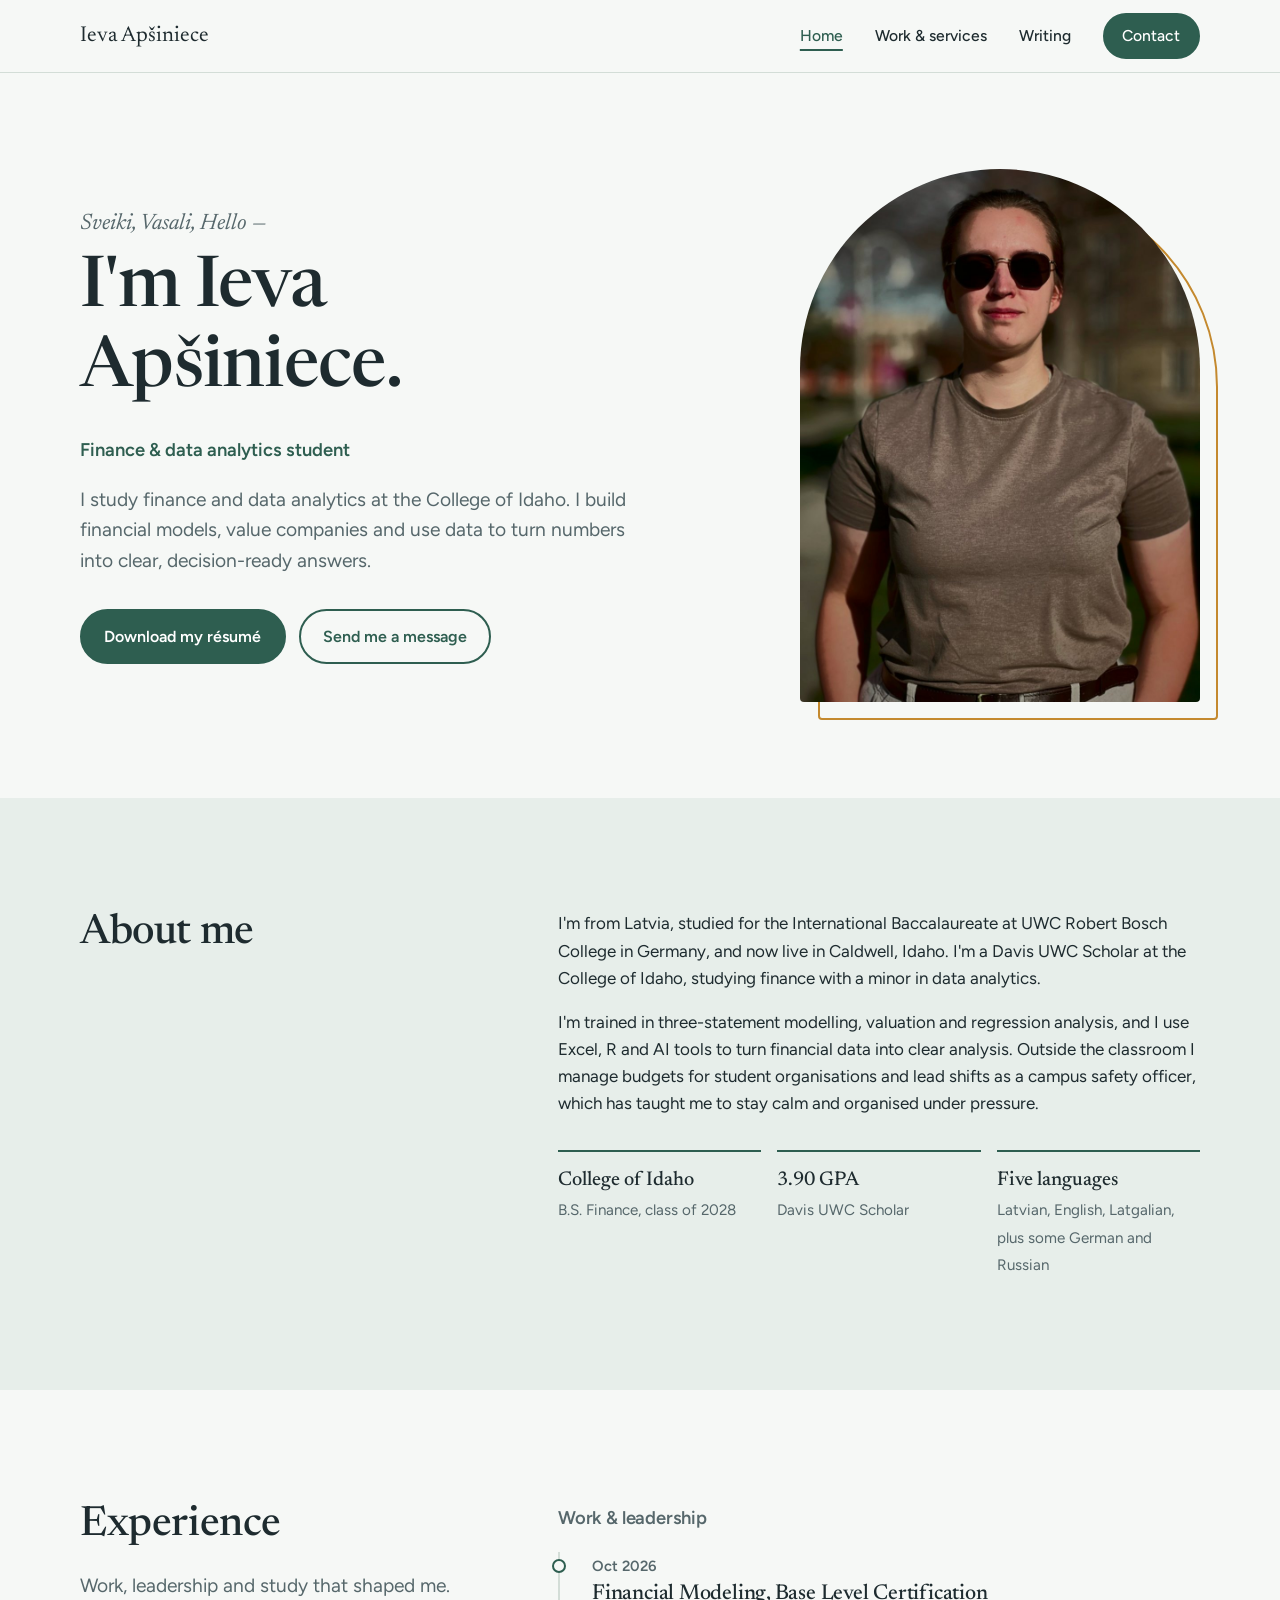
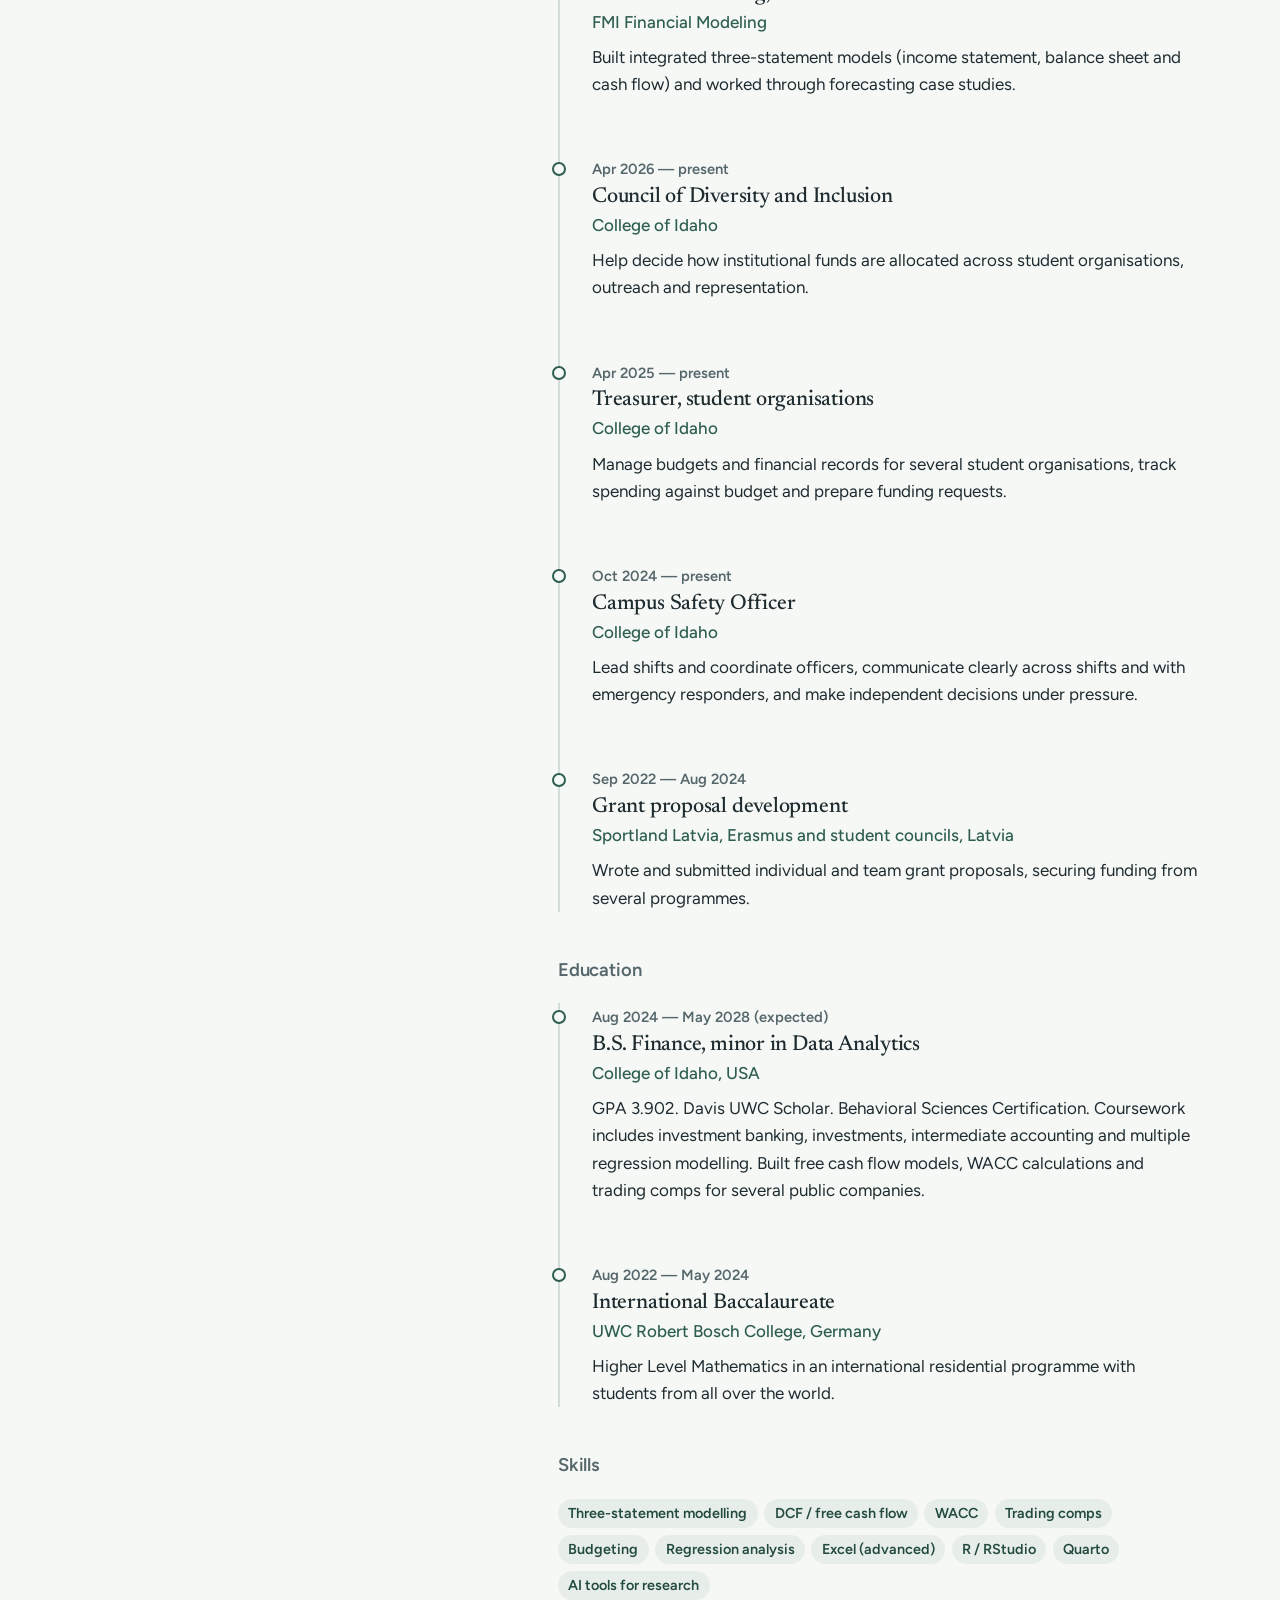
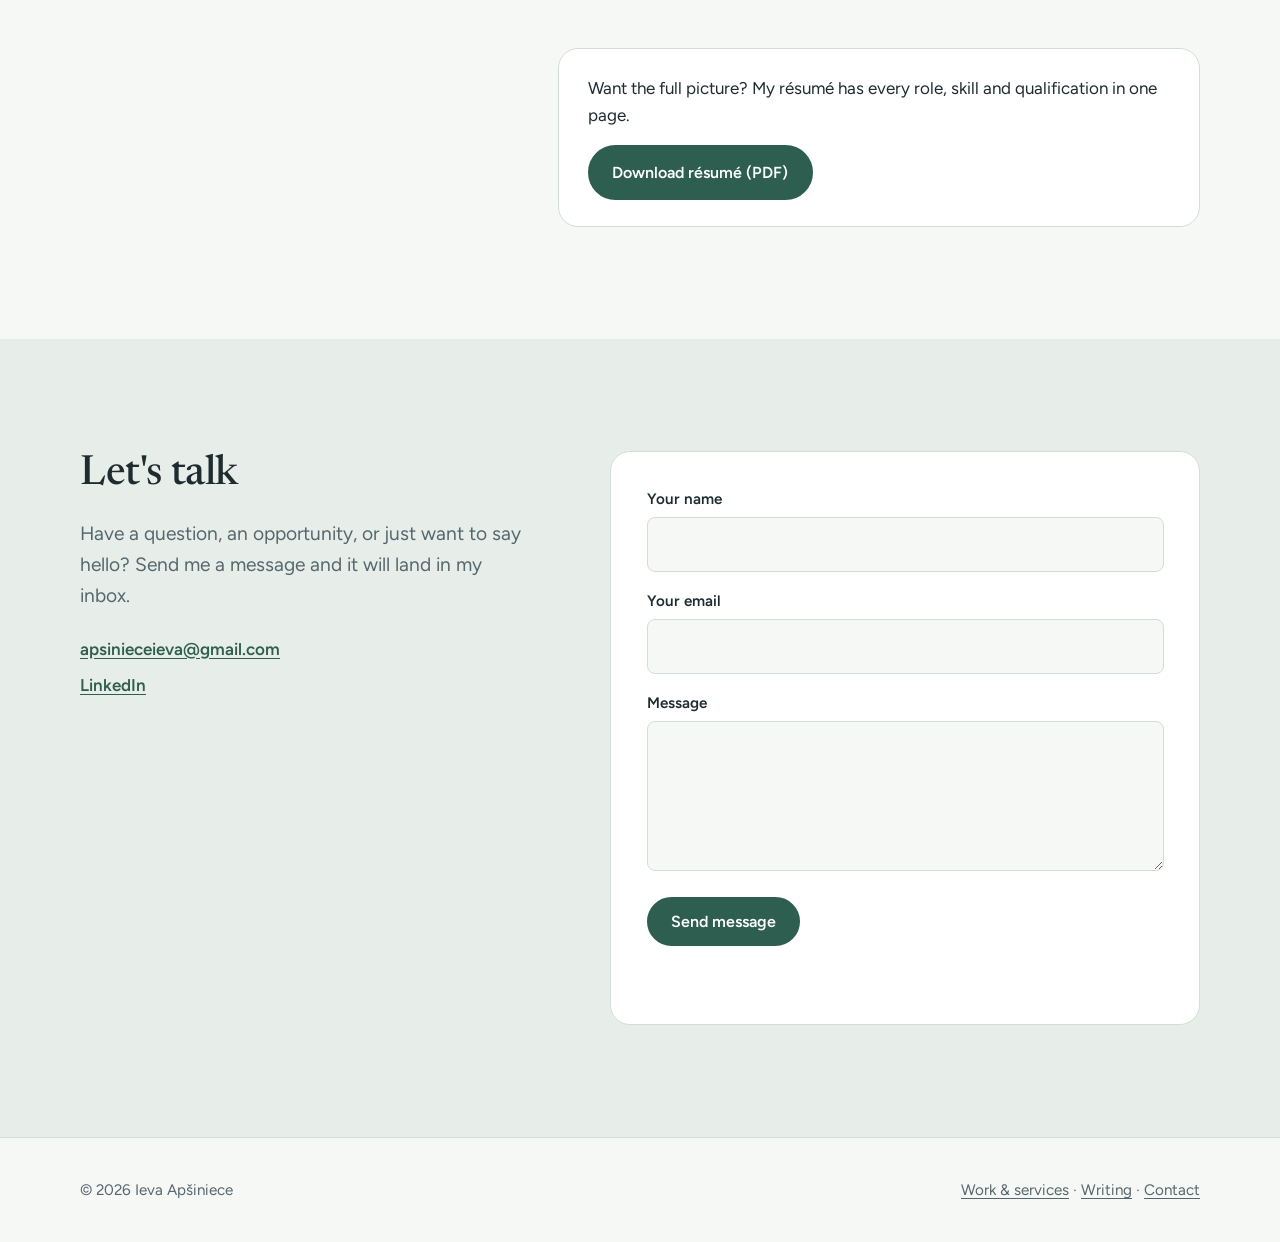
<file: index.html>
<!DOCTYPE html>
<html lang="en">
<head>
  <meta charset="UTF-8">
  <meta name="viewport" content="width=device-width, initial-scale=1.0">
  <title>Ieva Apšiniece</title>
  <meta name="description" content="Ieva Apšiniece — finance and data analytics student at the College of Idaho. Financial modelling, résumé, writing and contact.">
  <link rel="preconnect" href="https://fonts.googleapis.com">
  <link rel="preconnect" href="https://fonts.gstatic.com" crossorigin>
  <link href="https://fonts.googleapis.com/css2?family=Figtree:wght@400;500;600&family=Newsreader:ital,opsz,wght@0,6..72,400;0,6..72,500;1,6..72,400&display=swap" rel="stylesheet">
  <link rel="stylesheet" href="style.css">
</head>
<body>
  <a class="skip-link" href="#main">Skip to content</a>

  <!-- ===== HEADER (same on every page) ===== -->
  <header class="site-header">
    <nav class="wrap nav" aria-label="Main">
      <a class="brand" href="index.html">Ieva Apšiniece</a>
      <button class="nav-toggle" aria-expanded="false" aria-controls="nav-links">Menu</button>
      <ul class="nav-links" id="nav-links">
        <li><a href="index.html" aria-current="page">Home</a></li>
        <li><a href="work.html">Work &amp; services</a></li>
        <li><a href="writing.html">Writing</a></li>
        <li><a class="btn btn--solid" href="index.html#contact">Contact</a></li>
      </ul>
    </nav>
  </header>

  <main id="main">

    <!-- ===== HERO: who you are ===== -->
    <section class="hero">
      <div class="wrap hero-grid">
        <div>
          <p class="hero-hello">Sveiki, Vasali, Hello —</p>
          <h1>I'm Ieva Apšiniece.</h1>
          <p class="hero-roles">Finance &amp; data analytics student</p>
          <p class="lede">
            I study finance and data analytics at the College of Idaho. I build financial models,
            value companies and use data to turn numbers into clear, decision-ready answers.
          </p>
          <div class="btn-row">
            <a class="btn btn--solid" href="resume.pdf" target="_blank" rel="noopener">Download my résumé</a>
            <a class="btn btn--ghost" href="#contact">Send me a message</a>
          </div>
        </div>

        <!-- Your photo. To change it, replace ieva.jpg with a new picture of the same name. -->
        <div class="portrait">
          <img src="ieva.jpg" alt="Portrait of Ieva Apšiniece" width="400" height="533">
        </div>
      </div>
    </section>

    <!-- ===== ABOUT ===== -->
    <section class="section section--tint" id="about">
      <div class="wrap split">
        <div>
          <h2>About me</h2>
        </div>
        <div>
          <p>
            I'm from Latvia, studied for the International Baccalaureate at UWC Robert Bosch College in Germany,
            and now live in Caldwell, Idaho. I'm a Davis UWC Scholar at the College of Idaho, studying finance
            with a minor in data analytics.
          </p>
          <p>
            I'm trained in three-statement modelling, valuation and regression analysis, and I use Excel, R and
            AI tools to turn financial data into clear analysis. Outside the classroom I manage budgets for student
            organisations and lead shifts as a campus safety officer, which has taught me to stay calm and organised under pressure.
          </p>
          <ul class="facts">
            <li><strong>College of Idaho</strong><span>B.S. Finance, class of 2028</span></li>
            <li><strong>3.90 GPA</strong><span>Davis UWC Scholar</span></li>
            <li><strong>Five languages</strong><span>Latvian, English, Latgalian, plus some German and Russian</span></li>
          </ul>
        </div>
      </div>
    </section>

    <!-- ===== EXPERIENCE =====
         To add a new job: copy one <li> ... </li> block and change the text. -->
    <section class="section" id="experience">
      <div class="wrap split">
        <div>
          <h2>Experience</h2>
          <p class="lede">Work, leadership and study that shaped me.</p>
        </div>
        <div>
          <h3 class="sub">Work &amp; leadership</h3>
          <ol class="timeline">
            <li>
              <span class="when">Oct 2026</span>
              <h3>Financial Modeling, Base Level Certification</h3>
              <p class="where">FMI Financial Modeling</p>
              <p>Built integrated three-statement models (income statement, balance sheet and cash flow) and worked through forecasting case studies.</p>
            </li>
            <li>
              <span class="when">Apr 2026 — present</span>
              <h3>Council of Diversity and Inclusion</h3>
              <p class="where">College of Idaho</p>
              <p>Help decide how institutional funds are allocated across student organisations, outreach and representation.</p>
            </li>
            <li>
              <span class="when">Apr 2025 — present</span>
              <h3>Treasurer, student organisations</h3>
              <p class="where">College of Idaho</p>
              <p>Manage budgets and financial records for several student organisations, track spending against budget and prepare funding requests.</p>
            </li>
            <li>
              <span class="when">Oct 2024 — present</span>
              <h3>Campus Safety Officer</h3>
              <p class="where">College of Idaho</p>
              <p>Lead shifts and coordinate officers, communicate clearly across shifts and with emergency responders, and make independent decisions under pressure.</p>
            </li>
            <li>
              <span class="when">Sep 2022 — Aug 2024</span>
              <h3>Grant proposal development</h3>
              <p class="where">Sportland Latvia, Erasmus and student councils, Latvia</p>
              <p>Wrote and submitted individual and team grant proposals, securing funding from several programmes.</p>
            </li>
          </ol>

          <h3 class="sub">Education</h3>
          <ol class="timeline">
            <li>
              <span class="when">Aug 2024 — May 2028 (expected)</span>
              <h3>B.S. Finance, minor in Data Analytics</h3>
              <p class="where">College of Idaho, USA</p>
              <p>GPA 3.902. Davis UWC Scholar. Behavioral Sciences Certification. Coursework includes investment banking, investments, intermediate accounting and multiple regression modelling. Built free cash flow models, WACC calculations and trading comps for several public companies.</p>
            </li>
            <li>
              <span class="when">Aug 2022 — May 2024</span>
              <h3>International Baccalaureate</h3>
              <p class="where">UWC Robert Bosch College, Germany</p>
              <p>Higher Level Mathematics in an international residential programme with students from all over the world.</p>
            </li>
          </ol>

          <h3 class="sub">Skills</h3>
          <ul class="tags skills">
            <li>Three-statement modelling</li>
            <li>DCF / free cash flow</li>
            <li>WACC</li>
            <li>Trading comps</li>
            <li>Budgeting</li>
            <li>Regression analysis</li>
            <li>Excel (advanced)</li>
            <li>R / RStudio</li>
            <li>Quarto</li>
            <li>AI tools for research</li>
          </ul>

          <div class="resume-box">
            <p>Want the full picture? My résumé has every role, skill and qualification in one page.</p>
            <a class="btn btn--solid" href="resume.pdf" target="_blank" rel="noopener">Download résumé (PDF)</a>
          </div>
        </div>
      </div>
    </section>

    <!-- ===== CONTACT ===== -->
    <section class="section section--tint" id="contact">
      <div class="wrap contact-grid">
        <div>
          <h2>Let's talk</h2>
          <p class="lede">Have a question, an opportunity, or just want to say hello? Send me a message and it will land in my inbox.</p>
          <ul class="contact-links">
            <li><a href="mailto:apsinieceieva@gmail.com">apsinieceieva@gmail.com</a></li>
            <li><a href="https://www.linkedin.com/in/ieva-ap%C5%A1iniece-268865280" target="_blank" rel="noopener">LinkedIn</a></li>
          </ul>
        </div>

        <!-- The form sends messages to your email through Formspree.
             Replace YOUR_FORM_ID with the code Formspree gives you (see the guide). -->
        <form class="form" id="contact-form" action="https://formspree.io/f/mljbzabl" method="POST">
          <div>
            <label for="name">Your name</label>
            <input id="name" name="name" type="text" autocomplete="name" required>
          </div>
          <div>
            <label for="email">Your email</label>
            <input id="email" name="email" type="email" autocomplete="email" required>
          </div>
          <div>
            <label for="message">Message</label>
            <textarea id="message" name="message" required></textarea>
          </div>
          <input class="hp" type="text" name="_gotcha" tabindex="-1" autocomplete="off" aria-hidden="true">
          <button class="btn btn--solid" type="submit">Send message</button>
          <p class="form-status" id="form-status" role="status"></p>
        </form>
      </div>
    </section>

  </main>

  <!-- ===== FOOTER (same on every page) ===== -->
  <footer class="site-footer">
    <div class="wrap">
      <span>© <span class="year">2026</span> Ieva Apšiniece</span>
      <span><a href="work.html">Work &amp; services</a> · <a href="writing.html">Writing</a> · <a href="index.html#contact">Contact</a></span>
    </div>
  </footer>

  <script src="main.js"></script>
</body>
</html>
</file>
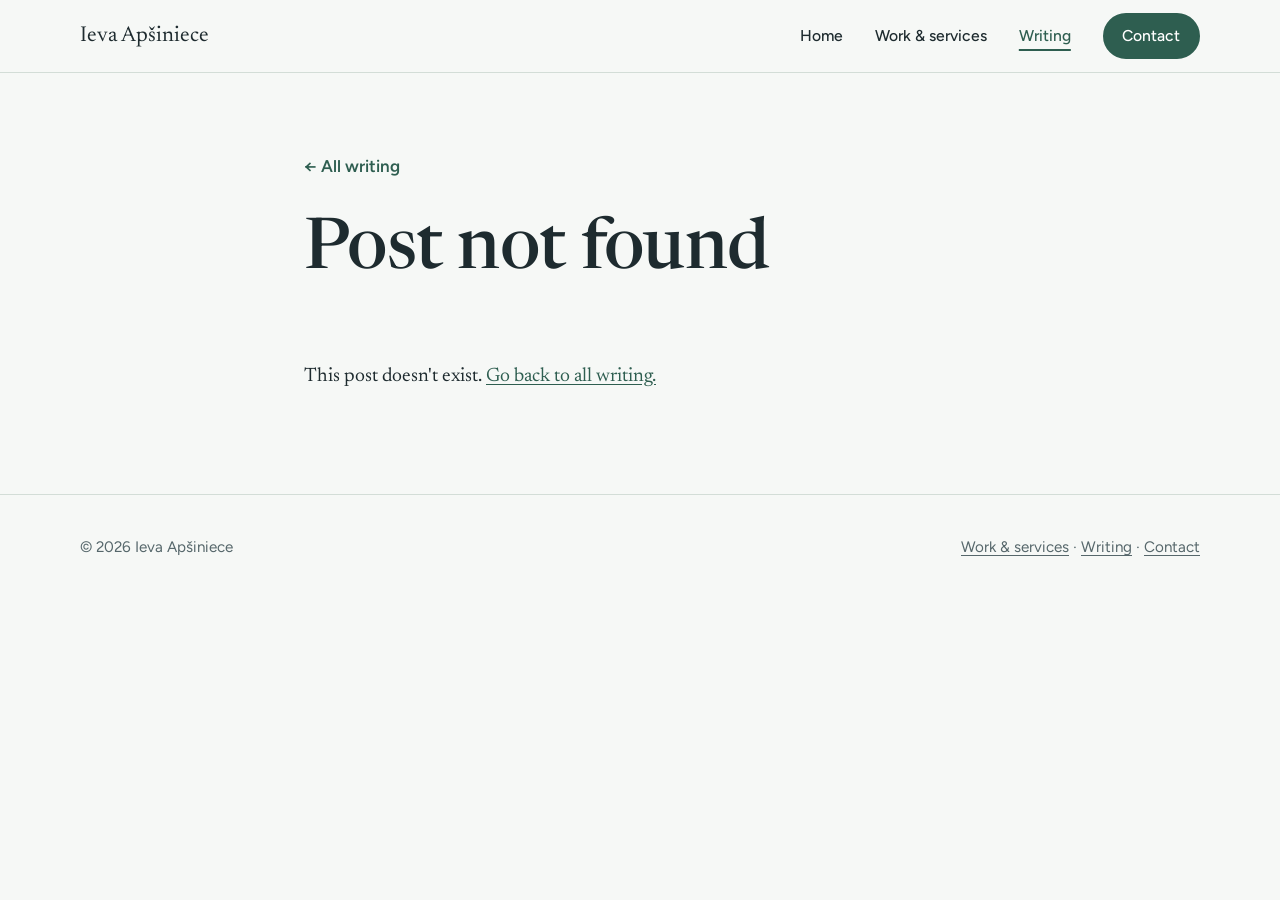
<file: post.html>
<!DOCTYPE html>
<html lang="en">
<head>
  <meta charset="UTF-8">
  <meta name="viewport" content="width=device-width, initial-scale=1.0">
  <title>Writing — Ieva Apšiniece</title>
  <link rel="preconnect" href="https://fonts.googleapis.com">
  <link rel="preconnect" href="https://fonts.gstatic.com" crossorigin>
  <link href="https://fonts.googleapis.com/css2?family=Figtree:wght@400;500;600&family=Newsreader:ital,opsz,wght@0,6..72,400;0,6..72,500;1,6..72,400&display=swap" rel="stylesheet">
  <link rel="stylesheet" href="style.css">
</head>
<body>
  <a class="skip-link" href="#main">Skip to content</a>

  <header class="site-header">
    <nav class="wrap nav" aria-label="Main">
      <a class="brand" href="index.html">Ieva Apšiniece</a>
      <button class="nav-toggle" aria-expanded="false" aria-controls="nav-links">Menu</button>
      <ul class="nav-links" id="nav-links">
        <li><a href="index.html">Home</a></li>
        <li><a href="work.html">Work &amp; services</a></li>
        <li><a href="writing.html" aria-current="page">Writing</a></li>
        <li><a class="btn btn--solid" href="index.html#contact">Contact</a></li>
      </ul>
    </nav>
  </header>

  <!-- This page shows one post. Which post is chosen by the address, e.g. post.html#my-post -->
  <main id="main" class="wrap">
    <article class="article">
      <header>
        <a class="back" href="writing.html">← All writing</a>
        <h1 id="post-title">Post not found</h1>
        <p class="post-meta" id="post-meta"></p>
      </header>
      <div class="article-body" id="post-body">
        <p>This post doesn't exist. <a href="writing.html">Go back to all writing.</a></p>
      </div>
    </article>
  </main>

  <footer class="site-footer">
    <div class="wrap">
      <span>© <span class="year">2026</span> Ieva Apšiniece</span>
      <span><a href="work.html">Work &amp; services</a> · <a href="writing.html">Writing</a> · <a href="index.html#contact">Contact</a></span>
    </div>
  </footer>

  <script src="posts.js"></script>
  <script src="main.js"></script>
  <script>
    function showPost() {
      const slug = location.hash.slice(1);
      const post = POSTS.find(p => p.slug === slug);
      if (!post) return;
      const date = new Date(post.date + 'T12:00:00').toLocaleDateString('en-US', { year: 'numeric', month: 'long', day: 'numeric' });
      document.title = post.title + ' — Ieva Apšiniece';
      document.getElementById('post-title').textContent = post.title;
      document.getElementById('post-meta').textContent = date + ' · ' + post.topic;
      document.getElementById('post-body').innerHTML = post.body;
    }
    showPost();
    window.addEventListener('hashchange', showPost);
  </script>
</body>
</html>
</file>
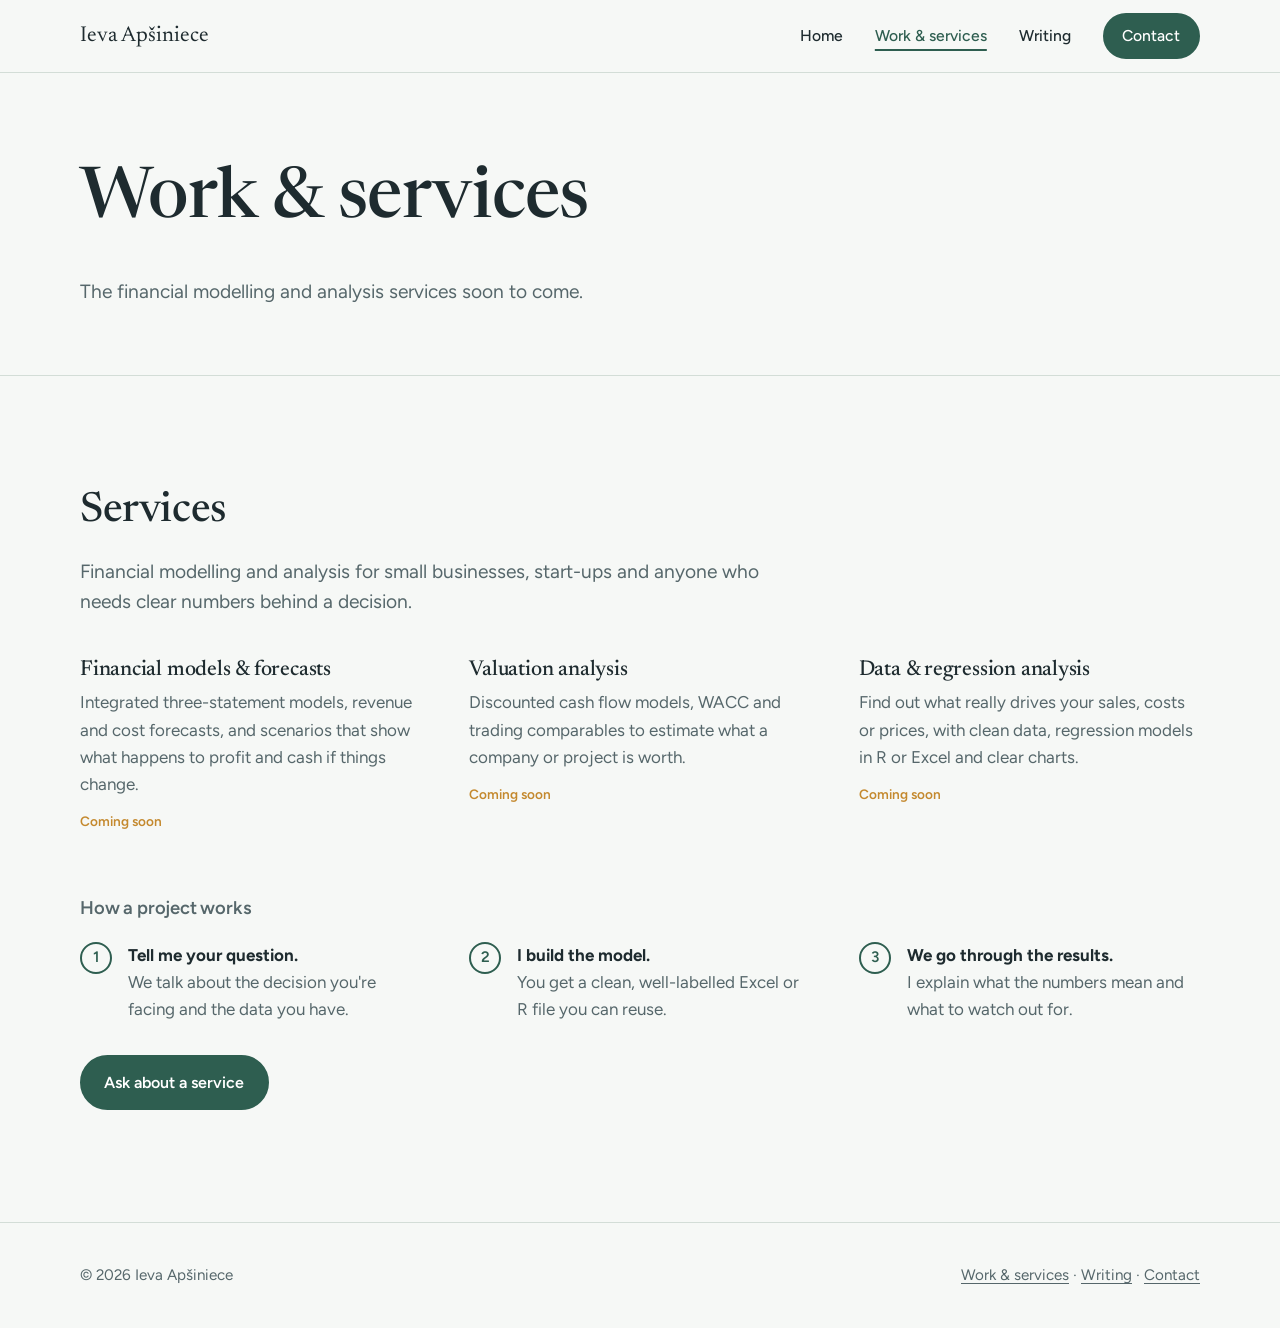
<file: work.html>
<!DOCTYPE html>
<html lang="en">
<head>
  <meta charset="UTF-8">
  <meta name="viewport" content="width=device-width, initial-scale=1.0">
  <title>Work &amp; services — Ieva Apšiniece</title>
  <meta name="description" content="Projects and freelance financial services by Ieva Apšiniece.">
  <link rel="preconnect" href="https://fonts.googleapis.com">
  <link rel="preconnect" href="https://fonts.gstatic.com" crossorigin>
  <link href="https://fonts.googleapis.com/css2?family=Figtree:wght@400;500;600&family=Newsreader:ital,opsz,wght@0,6..72,400;0,6..72,500;1,6..72,400&display=swap" rel="stylesheet">
  <link rel="stylesheet" href="style.css">
</head>
<body>
  <a class="skip-link" href="#main">Skip to content</a>

  <header class="site-header">
    <nav class="wrap nav" aria-label="Main">
      <a class="brand" href="index.html">Ieva Apšiniece</a>
      <button class="nav-toggle" aria-expanded="false" aria-controls="nav-links">Menu</button>
      <ul class="nav-links" id="nav-links">
        <li><a href="index.html">Home</a></li>
        <li><a href="work.html" aria-current="page">Work &amp; services</a></li>
        <li><a href="writing.html">Writing</a></li>
        <li><a class="btn btn--solid" href="index.html#contact">Contact</a></li>
      </ul>
    </nav>
  </header>

  <main id="main">
    <section class="page-intro">
      <div class="wrap">
        <h1>Work &amp; services</h1>
        <p class="lede">The financial modelling and analysis services soon to come.</p>
      </div>
    </section>

    <!-- ===== SERVICES =====
         To add a service: copy one <div class="service"> ... </div> block.
         When a service is ready, change "Coming soon" to "Available now". -->
    <section class="section">
      <div class="wrap">
        <h2>Services</h2>
        <p class="lede">Financial modelling and analysis for small businesses, start-ups and anyone who needs clear numbers behind a decision.</p>
        <div class="services">
          <div class="service">
            <h3>Financial models &amp; forecasts</h3>
            <p>Integrated three-statement models, revenue and cost forecasts, and scenarios that show what happens to profit and cash if things change.</p>
            <span class="status">Coming soon</span>
          </div>
          <div class="service">
            <h3>Valuation analysis</h3>
            <p>Discounted cash flow models, WACC and trading comparables to estimate what a company or project is worth.</p>
            <span class="status">Coming soon</span>
          </div>
          <div class="service">
            <h3>Data &amp; regression analysis</h3>
            <p>Find out what really drives your sales, costs or prices, with clean data, regression models in R or Excel and clear charts.</p>
            <span class="status">Coming soon</span>
          </div>
        </div>

        <h3 class="sub">How a project works</h3>
        <ol class="steps">
          <li><strong>Tell me your question.</strong> We talk about the decision you're facing and the data you have.</li>
          <li><strong>I build the model.</strong> You get a clean, well-labelled Excel or R file you can reuse.</li>
          <li><strong>We go through the results.</strong> I explain what the numbers mean and what to watch out for.</li>
        </ol>
        <div class="btn-row">
          <a class="btn btn--solid" href="index.html#contact">Ask about a service</a>
        </div>
      </div>
    </section>

    <!-- ===== PROJECTS / PORTFOLIO =====
         HIDDEN FOR NOW. To show this section, delete the word "hidden" in the line below.
         To add a project: copy one <article class="project"> ... </article> block. -->
    <section class="section section--tint" hidden>
      <div class="wrap">
        <h2>Projects</h2>
        <div class="projects">
          <article class="project">
            <div>
              <h3>Integrated three-statement financial model</h3>
              <p class="meta">FMI Financial Modeling certification, 2026</p>
            </div>
            <div>
              <p>Built a linked income statement, balance sheet and cash flow model and used it for case analysis,
              as part of the FMI Base Level certification. [Add a sentence about the company or case you modelled and what you concluded.]</p>
              <ul class="tags"><li>Financial modelling</li><li>Excel</li><li>Three-statement analysis</li></ul>
            </div>
          </article>
          <article class="project">
            <div>
              <h3>[Regression project title]</h3>
              <p class="meta">Multiple Regression Modeling, College of Idaho, 2026</p>
            </div>
            <div>
              <p>[What question did you try to answer? What data did you use, and what did you find? Two to four sentences is plenty.]</p>
              <ul class="tags"><li>Multiple regression</li><li>RStudio</li><li>Data analytics</li></ul>
            </div>
          </article>
        </div>
      </div>
    </section>
  </main>

  <footer class="site-footer">
    <div class="wrap">
      <span>© <span class="year">2026</span> Ieva Apšiniece</span>
      <span><a href="work.html">Work &amp; services</a> · <a href="writing.html">Writing</a> · <a href="index.html#contact">Contact</a></span>
    </div>
  </footer>

  <script src="main.js"></script>
</body>
</html>
</file>
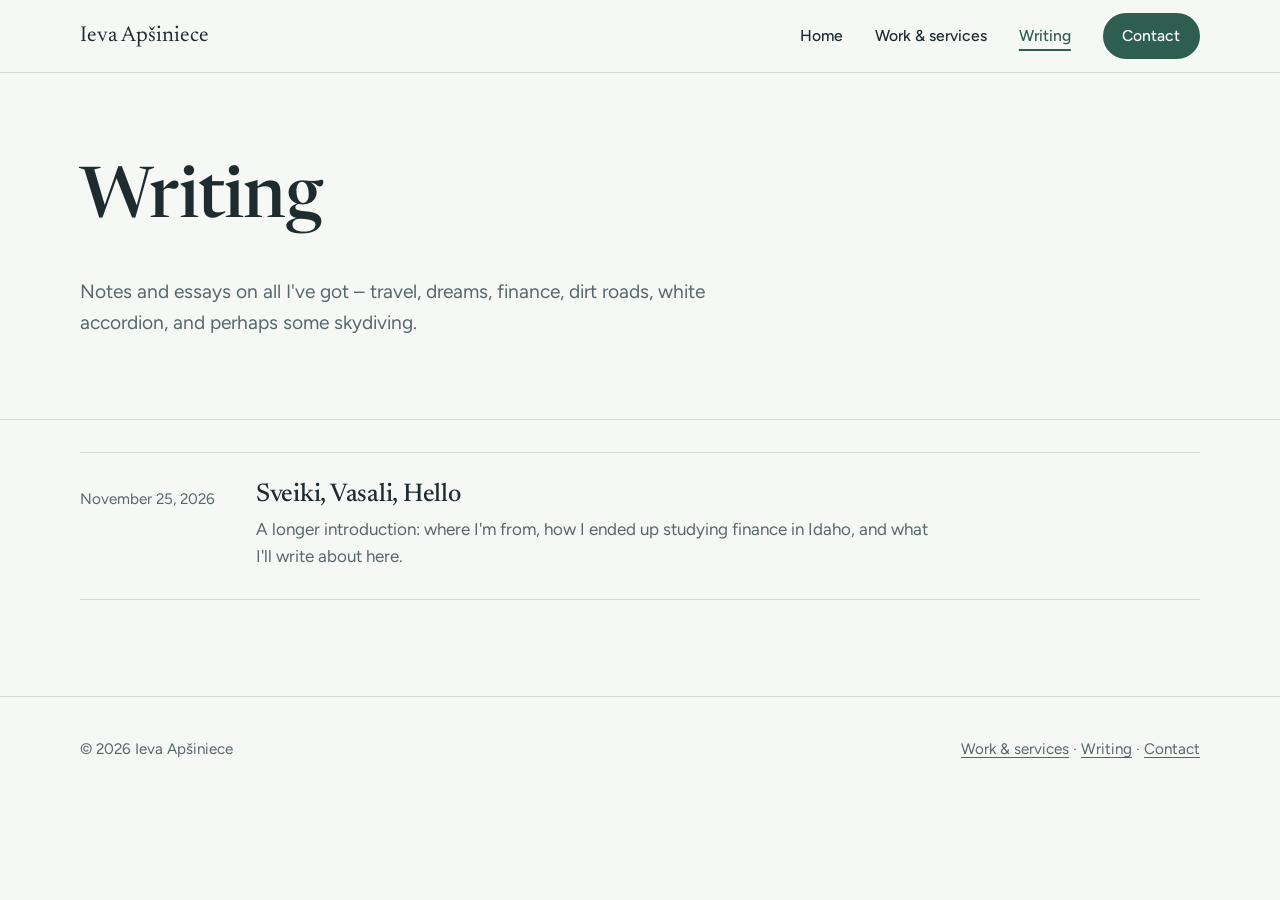
<file: writing.html>
<!DOCTYPE html>
<html lang="en">
<head>
  <meta charset="UTF-8">
  <meta name="viewport" content="width=device-width, initial-scale=1.0">
  <title>Writing — Ieva Apšiniece</title>
  <meta name="description" content="Thoughts and essays by Ieva Apšiniece on finance, data and life.">
  <link rel="preconnect" href="https://fonts.googleapis.com">
  <link rel="preconnect" href="https://fonts.gstatic.com" crossorigin>
  <link href="https://fonts.googleapis.com/css2?family=Figtree:wght@400;500;600&family=Newsreader:ital,opsz,wght@0,6..72,400;0,6..72,500;1,6..72,400&display=swap" rel="stylesheet">
  <link rel="stylesheet" href="style.css">
</head>
<body>
  <a class="skip-link" href="#main">Skip to content</a>

  <header class="site-header">
    <nav class="wrap nav" aria-label="Main">
      <a class="brand" href="index.html">Ieva Apšiniece</a>
      <button class="nav-toggle" aria-expanded="false" aria-controls="nav-links">Menu</button>
      <ul class="nav-links" id="nav-links">
        <li><a href="index.html">Home</a></li>
        <li><a href="work.html">Work &amp; services</a></li>
        <li><a href="writing.html" aria-current="page">Writing</a></li>
        <li><a class="btn btn--solid" href="index.html#contact">Contact</a></li>
      </ul>
    </nav>
  </header>

  <main id="main">
    <section class="page-intro">
      <div class="wrap">
        <h1>Writing</h1>
        <p class="lede">Notes and essays on all I've got – travel, dreams, finance, dirt roads, white accordion, and perhaps some skydiving.</p>
        <div class="filters" id="filters" aria-label="Filter posts by topic"></div>
      </div>
    </section>

    <section class="wrap" style="padding-bottom: 6rem;">
      <!-- Posts appear here automatically from posts.js -->
      <ul class="post-list" id="post-list"></ul>
    </section>
  </main>

  <footer class="site-footer">
    <div class="wrap">
      <span>© <span class="year">2026</span> Ieva Apšiniece</span>
      <span><a href="work.html">Work &amp; services</a> · <a href="writing.html">Writing</a> · <a href="index.html#contact">Contact</a></span>
    </div>
  </footer>

  <script src="posts.js"></script>
  <script src="main.js"></script>
  <script>
    // Builds the list of posts and the topic filter buttons
    const list = document.getElementById('post-list');
    const filters = document.getElementById('filters');
    const sorted = [...POSTS].sort((a, b) => b.date.localeCompare(a.date));
    const topics = ['All', ...new Set(sorted.map(p => p.topic))];

    function formatDate(d) {
      return new Date(d + 'T12:00:00').toLocaleDateString('en-US', { year: 'numeric', month: 'long', day: 'numeric' });
    }

    function render(topic) {
      list.innerHTML = '';
      sorted.filter(p => topic === 'All' || p.topic === topic).forEach(p => {
        const li = document.createElement('li');
        li.className = 'post-item';
        li.innerHTML = `<a href="post.html#${p.slug}">
            <time datetime="${p.date}">${formatDate(p.date)}</time>
            <div><h2>${p.title}</h2><p>${p.summary}</p></div>
          </a>`;
        list.appendChild(li);
      });
      filters.querySelectorAll('.filter').forEach(b => b.setAttribute('aria-pressed', b.dataset.topic === topic));
    }

    // Topic buttons only appear once there are posts on at least two topics
    if (topics.length > 2) topics.forEach(t => {
      const b = document.createElement('button');
      b.className = 'filter';
      b.textContent = t;
      b.dataset.topic = t;
      b.addEventListener('click', () => render(t));
      filters.appendChild(b);
    });
    render('All');
  </script>
</body>
</html>
</file>
<file: style.css>
/* =========================================================
   Ieva Apšiniece — personal website styles
   ---------------------------------------------------------
   TIP: To change the site's colours or fonts, you only need
   to edit the values in the ":root" block right below.
   ========================================================= */

:root {
  /* Colours */
  --paper:  #F6F8F6;   /* page background (soft, slightly green-grey white) */
  --mist:   #E7EEEA;   /* light panels */
  --line:   #D3DDD7;   /* thin borders */
  --ink:    #1E2B2F;   /* main text */
  --muted:  #56676B;   /* secondary text */
  --pine:   #2E5E50;   /* main accent (buttons, links) */
  --pine-dark: #234A3F;
  --rye:    #C4892E;   /* small warm accent */
  --white:  #FFFFFF;

  /* Fonts */
  --serif: "Newsreader", Georgia, "Times New Roman", serif;
  --sans:  "Figtree", "Segoe UI", system-ui, -apple-system, sans-serif;

  /* Layout */
  --max: 1120px;
  --radius-sm: 8px;
  --radius-lg: 20px;
}

/* ---------- Basics ---------- */
*, *::before, *::after { box-sizing: border-box; }
html { scroll-behavior: smooth; }
@media (prefers-reduced-motion: reduce) { html { scroll-behavior: auto; } * { transition: none !important; animation: none !important; } }

body {
  margin: 0;
  background: var(--paper);
  color: var(--ink);
  font-family: var(--sans);
  font-size: 1.0625rem;
  line-height: 1.6;
  -webkit-font-smoothing: antialiased;
}

img { max-width: 100%; display: block; }
a { color: var(--pine); text-underline-offset: 3px; }
a:hover { color: var(--pine-dark); }
:focus-visible { outline: 3px solid var(--rye); outline-offset: 3px; border-radius: 4px; }

h1, h2, h3 {
  font-family: var(--serif);
  font-weight: 500;
  line-height: 1.15;
  letter-spacing: -0.01em;
  margin: 0 0 0.5em;
}
h1 { font-size: clamp(2.6rem, 6vw, 4.4rem); }
h2 { font-size: clamp(1.9rem, 3.6vw, 2.6rem); }
h3 { font-size: 1.35rem; }
p  { margin: 0 0 1em; }

.wrap { width: min(var(--max), 100% - 2.5rem); margin-inline: auto; }
.section { padding-block: clamp(4rem, 9vw, 7rem); }
.section--tint { background: var(--mist); }
.lede { font-size: 1.2rem; color: var(--muted); max-width: 36em; }
.skip-link { position: absolute; left: -999px; top: 0; background: var(--ink); color: var(--white); padding: .6rem 1rem; z-index: 100; }
.skip-link:focus { left: 1rem; top: 1rem; }

/* ---------- Header / navigation ---------- */
.site-header {
  position: sticky; top: 0; z-index: 50;
  background: rgba(246, 248, 246, 0.92);
  backdrop-filter: blur(8px);
  border-bottom: 1px solid var(--line);
}
.nav { display: flex; align-items: center; justify-content: space-between; height: 72px; }
.brand { font-family: var(--serif); font-size: 1.35rem; color: var(--ink); text-decoration: none; }
.nav-links { display: flex; gap: 2rem; list-style: none; margin: 0; padding: 0; align-items: center; }
.nav-links a { color: var(--ink); text-decoration: none; font-weight: 500; font-size: 0.98rem; }
.nav-links a:hover, .nav-links a[aria-current="page"] { color: var(--pine); }
.nav-links a[aria-current="page"] { text-decoration: underline; text-decoration-thickness: 2px; text-underline-offset: 8px; }
.nav-toggle { display: none; background: none; border: 1px solid var(--line); border-radius: var(--radius-sm); padding: .45rem .7rem; font: inherit; color: var(--ink); cursor: pointer; }

@media (max-width: 760px) {
  .nav-toggle { display: block; }
  .nav-links {
    display: none; position: absolute; top: 72px; left: 0; right: 0;
    flex-direction: column; align-items: flex-start; gap: 0;
    background: var(--paper); border-bottom: 1px solid var(--line); padding: .5rem 1.25rem 1rem;
  }
  .nav-links.open { display: flex; }
  .nav-links li { width: 100%; }
  .nav-links a { display: block; padding: .75rem 0; }
  .nav-links .btn { margin-top: .5rem; }
}

/* ---------- Buttons ---------- */
.btn {
  display: inline-flex; align-items: center; gap: .5rem;
  padding: .8rem 1.4rem; border-radius: 999px;
  font-family: var(--sans); font-weight: 600; font-size: 1rem;
  text-decoration: none; cursor: pointer; border: 2px solid var(--pine);
  transition: background .2s, color .2s;
}
.btn--solid { background: var(--pine); color: var(--white); }
.btn--solid:hover { background: var(--pine-dark); border-color: var(--pine-dark); color: var(--white); }
.btn--ghost { background: transparent; color: var(--pine); }
.btn--ghost:hover { background: var(--pine); color: var(--white); }
.nav-links .btn { padding: .5rem 1.1rem; color: var(--white); }
.btn-row { display: flex; flex-wrap: wrap; gap: .8rem; margin-top: 2rem; }

/* ---------- Hero ---------- */
.hero { padding-block: clamp(3rem, 8vw, 6rem) clamp(4rem, 8vw, 6rem); }
.hero-grid { display: grid; grid-template-columns: 1.25fr 1fr; gap: clamp(2rem, 6vw, 5rem); align-items: center; }
.hero-hello { font-family: var(--serif); font-style: italic; font-size: 1.4rem; color: var(--muted); margin-bottom: .4rem; }
.hero h1 { margin-bottom: .35em; }
.hero-roles { font-size: 1.15rem; font-weight: 600; color: var(--pine); margin-bottom: 1.2rem; }

/* The arched photo frame — the site's signature shape */
.portrait {
  position: relative; justify-self: end; width: min(100%, 400px);
}
.portrait::before {      /* soft offset arch behind the photo */
  content: ""; position: absolute; inset: 18px -18px -18px 18px;
  border: 2px solid var(--rye); border-radius: 999px 999px var(--radius-lg) var(--radius-lg);
}
.portrait img {
  position: relative; width: 100%; height: auto; aspect-ratio: 3 / 4; object-fit: cover;
  border-radius: 999px 999px var(--radius-lg) var(--radius-lg);
  background: var(--mist);
}
@media (max-width: 860px) {
  .hero-grid { grid-template-columns: 1fr; }
  .portrait { justify-self: center; width: min(62%, 300px); order: -1; }
}

/* ---------- About ---------- */
.split { display: grid; grid-template-columns: 1fr 1.6fr; gap: clamp(2rem, 6vw, 5rem); }
.split > div > p { max-width: 38em; }
.facts { list-style: none; padding: 0; margin: 2rem 0 0; display: grid; grid-template-columns: repeat(auto-fit, minmax(180px, 1fr)); gap: 1rem; }
.facts li { border-top: 2px solid var(--pine); padding-top: .8rem; }
.facts strong { display: block; font-family: var(--serif); font-weight: 500; font-size: 1.25rem; }
.facts span { color: var(--muted); font-size: .95rem; }
@media (max-width: 760px) { .split { grid-template-columns: 1fr; } }

/* ---------- Experience timeline ---------- */
.timeline { list-style: none; margin: 0; padding: 0; border-left: 2px solid var(--line); }
.timeline li { position: relative; padding: 0 0 2.5rem 2rem; }
.timeline li:last-child { padding-bottom: 0; }
.timeline li::before {
  content: ""; position: absolute; left: -8px; top: .45rem;
  width: 14px; height: 14px; border-radius: 50%;
  background: var(--paper); border: 2px solid var(--pine);
}
.section--tint .timeline li::before { background: var(--mist); }
.timeline .when { font-size: .92rem; color: var(--muted); font-weight: 600; }
.timeline h3 { margin: .15rem 0 .15rem; }
.timeline .where { color: var(--pine); font-weight: 500; margin-bottom: .5rem; }
.timeline p { color: var(--ink); max-width: 38em; }

.resume-box {
  margin-top: 3rem; padding: 1.6rem 1.8rem; border-radius: var(--radius-lg);
  background: var(--white); border: 1px solid var(--line);
  display: flex; flex-wrap: wrap; gap: 1rem 2rem; align-items: center; justify-content: space-between;
}
.resume-box p { margin: 0; max-width: 34em; }

/* ---------- Contact ---------- */
.contact-grid { display: grid; grid-template-columns: 1fr 1.3fr; gap: clamp(2rem, 6vw, 5rem); }
.contact-links { list-style: none; padding: 0; margin: 1.5rem 0 0; }
.contact-links li { margin-bottom: .6rem; }
.contact-links a { font-weight: 600; }
.form { display: grid; gap: 1.1rem; background: var(--white); padding: clamp(1.4rem, 3vw, 2.2rem); border-radius: var(--radius-lg); border: 1px solid var(--line); }
.form label { font-weight: 600; font-size: .95rem; display: block; margin-bottom: .35rem; }
.form input, .form textarea {
  width: 100%; font: inherit; color: var(--ink);
  padding: .8rem .95rem; border: 1px solid var(--line); border-radius: var(--radius-sm); background: var(--paper);
}
.form input:focus, .form textarea:focus { outline: 2px solid var(--pine); outline-offset: 1px; border-color: var(--pine); }
.form textarea { min-height: 150px; resize: vertical; }
.form .btn { justify-self: start; }
.form-status { margin: 0; font-weight: 500; min-height: 1.5em; }
.form-status.ok { color: var(--pine); }
.form-status.err { color: #9B3B2E; }
.hp { position: absolute; left: -5000px; } /* hidden spam trap */
@media (max-width: 760px) { .contact-grid { grid-template-columns: 1fr; } }

/* ---------- Page intro (Work & Writing pages) ---------- */
.page-intro { padding-block: clamp(3rem, 8vw, 5.5rem) clamp(2rem, 5vw, 3rem); border-bottom: 1px solid var(--line); }

/* ---------- Services & projects ---------- */
.services { display: grid; grid-template-columns: repeat(auto-fit, minmax(260px, 1fr)); gap: 2.5rem 3rem; margin-top: 2.5rem; }
.service h3 { margin-bottom: .4rem; }
.service p { color: var(--muted); margin: 0; }
.service .status { display: inline-block; margin-top: .8rem; font-size: .85rem; font-weight: 600; color: var(--rye); }

.projects { display: grid; gap: 1.5rem; margin-top: 2.5rem; }
.project {
  display: grid; grid-template-columns: 1fr 2fr; gap: 1.5rem 3rem;
  padding: 2rem 0; border-top: 1px solid var(--line);
}
.project:last-child { border-bottom: 1px solid var(--line); }
.project .meta { color: var(--muted); font-size: .95rem; }
.project h3 { margin-bottom: .3rem; }
.tags { display: flex; flex-wrap: wrap; gap: .4rem; list-style: none; padding: 0; margin: .8rem 0 0; }
.tags li { font-size: .82rem; padding: .2rem .65rem; border-radius: 999px; background: var(--mist); color: var(--pine-dark); font-weight: 600; }
@media (max-width: 760px) { .project { grid-template-columns: 1fr; } }

/* ---------- Writing / blog ---------- */
.filters { display: flex; flex-wrap: wrap; gap: .5rem; margin-top: 2rem; }
.filter {
  font: inherit; font-size: .92rem; font-weight: 600; cursor: pointer;
  padding: .4rem 1rem; border-radius: 999px; border: 1px solid var(--line); background: var(--white); color: var(--ink);
}
.filter[aria-pressed="true"] { background: var(--pine); border-color: var(--pine); color: var(--white); }

.post-list { list-style: none; padding: 0; margin: 2rem 0 0; }
.post-item { border-top: 1px solid var(--line); }
.post-item:last-child { border-bottom: 1px solid var(--line); }
.post-item a { display: grid; grid-template-columns: 9rem 1fr; gap: .4rem 2rem; padding: 1.8rem 0; text-decoration: none; color: var(--ink); }
.post-item a:hover h2 { color: var(--pine); }
.post-item time { color: var(--muted); font-size: .95rem; padding-top: .35rem; }
.post-item h2 { font-size: 1.6rem; margin: 0 0 .3rem; transition: color .2s; }
.post-item p { margin: 0; color: var(--muted); max-width: 40em; }
@media (max-width: 640px) { .post-item a { grid-template-columns: 1fr; } }

.article { max-width: 42rem; margin-inline: auto; }
.article header { padding-block: clamp(3rem, 7vw, 5rem) 2rem; }
.article .back { font-weight: 600; text-decoration: none; display: inline-block; margin-bottom: 2rem; }
.article .post-meta { color: var(--muted); }
.article-body { font-family: var(--serif); font-size: 1.22rem; line-height: 1.75; padding-bottom: 5rem; }
.article-body h2 { font-size: 1.7rem; margin-top: 2.2rem; }
.article-body blockquote { margin: 2rem 0; padding-left: 1.4rem; border-left: 3px solid var(--rye); font-style: italic; color: var(--muted); }

/* ---------- Footer ---------- */
.site-footer { border-top: 1px solid var(--line); padding-block: 2.5rem; color: var(--muted); font-size: .95rem; }
.site-footer .wrap { display: flex; flex-wrap: wrap; justify-content: space-between; gap: 1rem; }
.site-footer a { color: var(--muted); }

/* Sub-headings inside the Experience section */
.sub { font-size: 1.15rem; font-family: var(--sans); font-weight: 600; color: var(--muted); margin: 3rem 0 1.4rem; }
.sub:first-child { margin-top: .4rem; }
.skills { margin-top: 0; }
.skills li { font-size: .9rem; }

/* "How a project works" steps on the Work & services page */
.steps { list-style: none; counter-reset: step; padding: 0; margin: 0; display: grid; grid-template-columns: repeat(auto-fit, minmax(240px, 1fr)); gap: 2rem 3rem; }
.steps li { counter-increment: step; position: relative; padding-left: 3rem; color: var(--muted); }
.steps li::before {
  content: counter(step); position: absolute; left: 0; top: 0;
  width: 2rem; height: 2rem; border-radius: 50%; border: 2px solid var(--pine);
  display: grid; place-items: center; font-weight: 600; color: var(--pine); font-size: .95rem;
}
.steps strong { display: block; color: var(--ink); }
.services + .sub { margin-top: 4rem; }

/* Photos inside blog posts */
.article-body figure { margin: 2.5rem 0; }
.article-body figure img { width: 100%; height: auto; border-radius: var(--radius-lg); }
.article-body figcaption { font-family: var(--sans); font-size: .92rem; color: var(--muted); margin-top: .7rem; text-align: center; }
</file>
